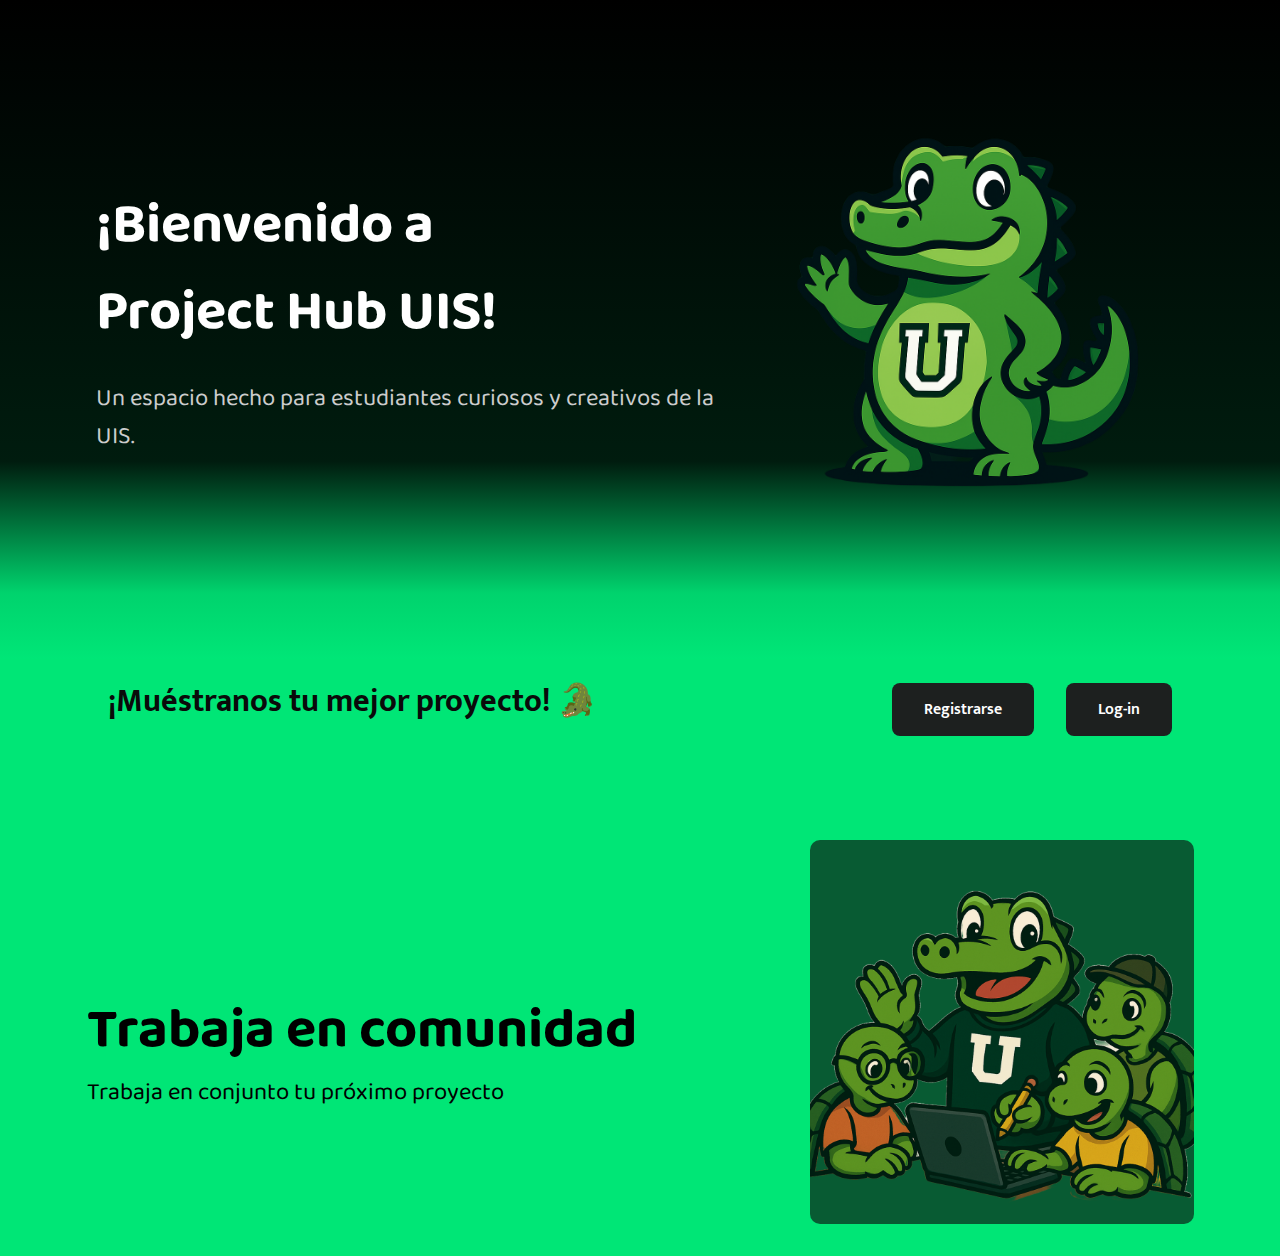
<file: pages/index.html>
<!DOCTYPE html>
<html lang="es">
<head>
  <meta charset="UTF-8" />
  <meta name="viewport" content="width=device-width, initial-scale=1.0" />
  <title>ProjectHub | Comparte tus proyectos</title>
  <link rel="preconnect" href="https://fonts.googleapis.com" />
  <link rel="preconnect" href="https://fonts.gstatic.com" crossorigin />
  <link href="https://fonts.googleapis.com/css2?family=Baloo+Thambi+2:wght@400;700&family=Mukta:wght@300;500;700&display=swap" rel="stylesheet" />
  <style>
    body {
      margin: 0;
      padding: 0;
      background-color: #000;
      font-family: 'Mukta', sans-serif;
      color: white;
      display: flex;
      flex-direction: column;
      align-items: center;
      justify-content: center;
      width: 100vw;
      box-sizing: border-box;
      overflow-x: hidden;
    }

    .container {
      padding: 6rem;
      box-sizing: border-box;
    }

    h1.title {
      font-family: 'Baloo Thambi 2', cursive;
      font-size: 3.5rem;
      font-weight: 700;
      color: #ffffff;
      display: flex;
      flex-direction: column;
    }

    .subtitle {
      font-size: 1.5rem;
      font-weight: 400;
      color: #cccccc;
    }

    .landing-babillito {
      width: 40%;
      max-width: 90%;
      margin-bottom: 2rem;
      animation: float 3s ease-in-out infinite;
    }

    .slogan {
      font-size: 2rem;
      font-weight: 700;
      color: #0a0a0a;
      margin-top: 1rem;
    }

    @keyframes float {
      0% {
        transform: translateY(0);
      }
      50% {
        transform: translateY(-10px);
      }
      100% {
        transform: translateY(0);
      }
    }

    .button {
      display: flex;
      padding: 0.8rem 2rem;
      font-size: 1rem;
      font-weight: 600;
      color: #ffffff;
      background-color: #1d201f;
      border: none;
      border-radius: 8px;
      text-decoration: none;
      transition: background-color 0.3s ease;
    }

    .button:hover {
      background-color: #5c5f5c;
    }

    .container{
        display: flex;
        width: 100vw;
        background: linear-gradient(180deg, #000000 0%, #00e6771f 70%, #00e677ea 90%,  #00e677 100%);
    }

    .text{
        display: flex;
        flex-direction: column;
        justify-content: center;
        align-items: center;
        width: 70%;
    }

    .start-now {
      display: flex;
      align-items: center;
      justify-content: space-around;
      gap: 5rem;
      width: 100%;
      background-color: #00e676;
    }

    .community{
        display: flex;
        justify-content: space-around;
        align-items: center;
        height: auto;
        background-color: #00e676;
        padding-top: 5rem;

        img{
            background-color: #03582f;
            border-radius: 10px;
            width: 30%;
        }
    }
    .black{
        color: #000000 !important;
        margin: 0 !important;
    }

  </style>
</head>
<body>
    
  <div class="container">
    <div class="text">
        <h1 class="title">¡Bienvenido a <br> Project Hub UIS!
            <p class="subtitle">Un espacio hecho para estudiantes curiosos y creativos de la UIS.</p>    
        </h1>
    </div>
    
    <img src="./../assets/babillito_nobg.png" alt="Mascota Babillito saludando" class="landing-babillito" />

   
   </div>

   
   <div class="start-now">
    <p class="slogan">¡Muéstranos tu mejor proyecto! 🐊</p>
    <span style="display: flex; gap: 2rem;">
      <a href="../pages/register/register.html" class="button">Registrarse</a>  
      <a href="../pages/login/login.html" class="button">Log-in</a> 
    </span>
    </div>
    <div class="community">
        <h1 class="title black">Trabaja en comunidad
            <p class="subtitle black">Trabaja en conjunto tu próximo proyecto</p>
        </h1>
        <img src="./../assets/babillito_groups.png" alt="Mascota Babillito saludando" class="landing-babillito" />
    </div>
    

   
</body>
</html>
</file>
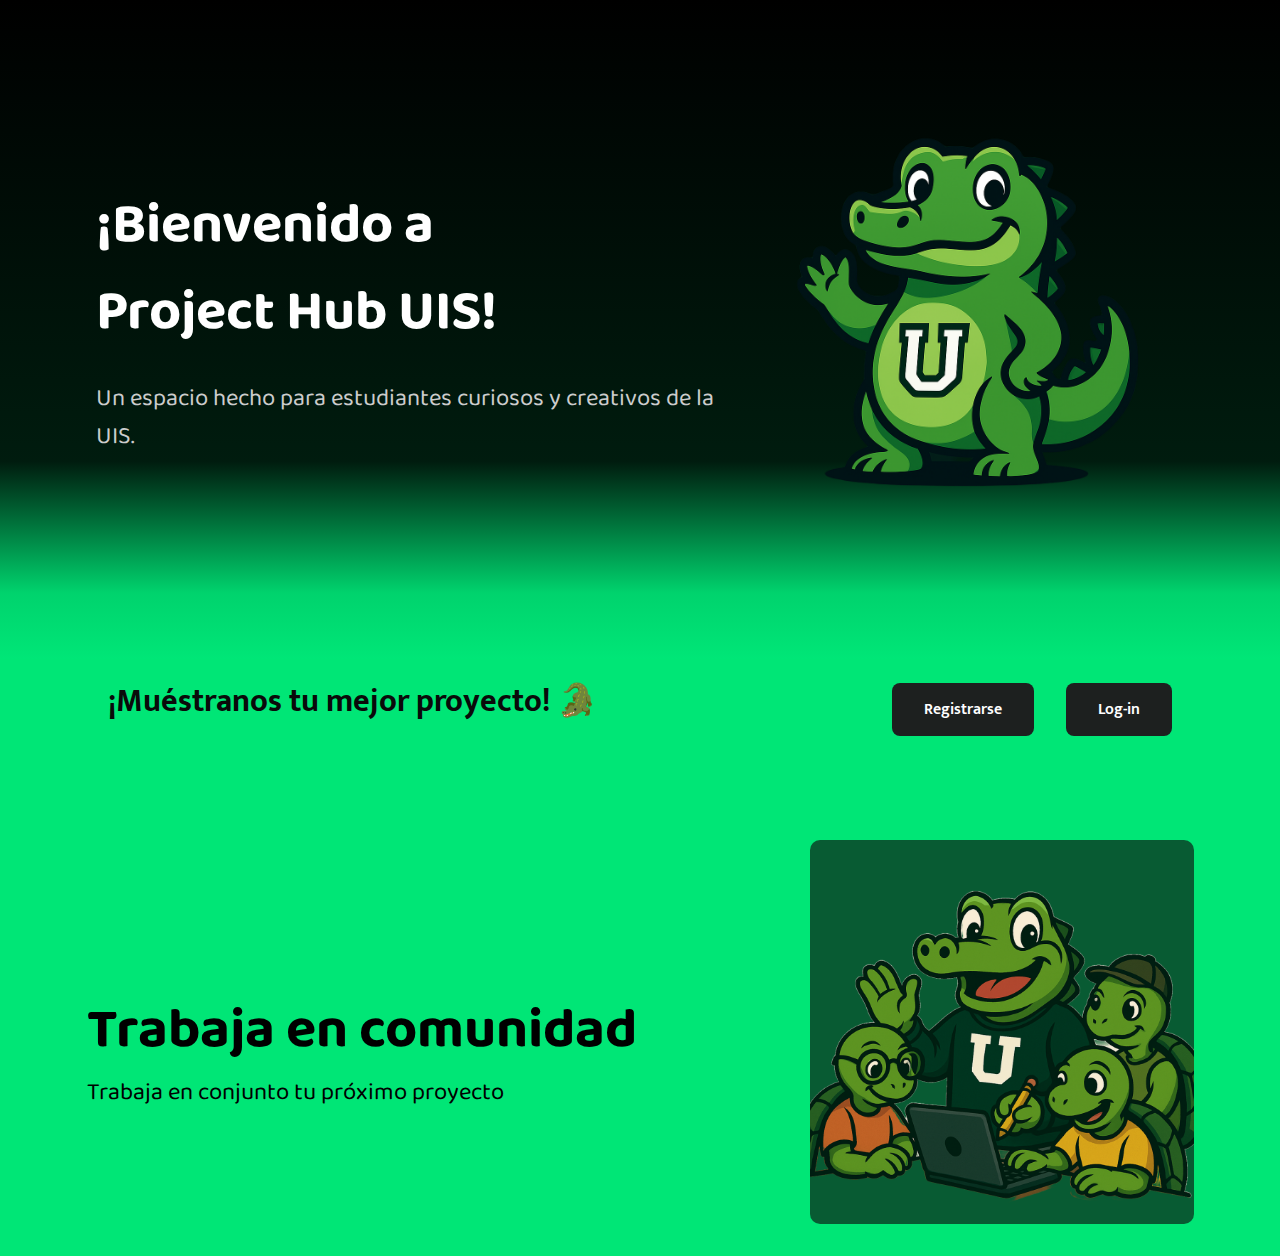
<file: pages/landing.html>
<!DOCTYPE html>
<html lang="es">
<head>
  <meta charset="UTF-8" />
  <meta name="viewport" content="width=device-width, initial-scale=1.0" />
  <title>ProjectHub | Comparte tus proyectos</title>
  <link rel="preconnect" href="https://fonts.googleapis.com" />
  <link rel="preconnect" href="https://fonts.gstatic.com" crossorigin />
  <link href="https://fonts.googleapis.com/css2?family=Baloo+Thambi+2:wght@400;700&family=Mukta:wght@300;500;700&display=swap" rel="stylesheet" />
  <style>
    body {
      margin: 0;
      padding: 0;
      background-color: #000;
      font-family: 'Mukta', sans-serif;
      color: white;
      display: flex;
      flex-direction: column;
      align-items: center;
      justify-content: center;
      width: 100vw;
      box-sizing: border-box;
      overflow-x: hidden;
    }

    .container {
      padding: 6rem;
      box-sizing: border-box;
    }

    h1.title {
      font-family: 'Baloo Thambi 2', cursive;
      font-size: 3.5rem;
      font-weight: 700;
      color: #ffffff;
      display: flex;
      flex-direction: column;
    }

    .subtitle {
      font-size: 1.5rem;
      font-weight: 400;
      color: #cccccc;
    }

    .landing-babillito {
      width: 40%;
      max-width: 90%;
      margin-bottom: 2rem;
      animation: float 3s ease-in-out infinite;
    }

    .slogan {
      font-size: 2rem;
      font-weight: 700;
      color: #0a0a0a;
      margin-top: 1rem;
    }

    @keyframes float {
      0% {
        transform: translateY(0);
      }
      50% {
        transform: translateY(-10px);
      }
      100% {
        transform: translateY(0);
      }
    }

    .button {
      display: flex;
      padding: 0.8rem 2rem;
      font-size: 1rem;
      font-weight: 600;
      color: #ffffff;
      background-color: #1d201f;
      border: none;
      border-radius: 8px;
      text-decoration: none;
      transition: background-color 0.3s ease;
    }

    .button:hover {
      background-color: #5c5f5c;
    }

    .container{
        display: flex;
        width: 100vw;
        background: linear-gradient(180deg, #000000 0%, #00e6771f 70%, #00e677ea 90%,  #00e677 100%);
    }

    .text{
        display: flex;
        flex-direction: column;
        justify-content: center;
        align-items: center;
        width: 70%;
    }

    .start-now {
      display: flex;
      align-items: center;
      justify-content: space-around;
      gap: 5rem;
      width: 100%;
      background-color: #00e676;
    }

    .community{
        display: flex;
        justify-content: space-around;
        align-items: center;
        height: auto;
        background-color: #00e676;
        padding-top: 5rem;

        img{
            background-color: #03582f;
            border-radius: 10px;
            width: 30%;
        }
    }
    .black{
        color: #000000 !important;
        margin: 0 !important;
    }

  </style>
</head>
<body>
    
  <div class="container">
    <div class="text">
        <h1 class="title">¡Bienvenido a <br> Project Hub UIS!
            <p class="subtitle">Un espacio hecho para estudiantes curiosos y creativos de la UIS.</p>    
        </h1>
    </div>
    
    <img src="./../assets/babillito_nobg.png" alt="Mascota Babillito saludando" class="landing-babillito" />

   
   </div>

   
   <div class="start-now">
    <p class="slogan">¡Muéstranos tu mejor proyecto! 🐊</p>
    <span style="display: flex; gap: 2rem;">
      <a href="./register.html" class="button">Registrarse</a>  
      <a href="./index.html" class="button">Log-in</a> 
    </span>
    </div>
    <div class="community">
        <h1 class="title black">Trabaja en comunidad
            <p class="subtitle black">Trabaja en conjunto tu próximo proyecto</p>
        </h1>
        <img src="./../assets/babillito_groups.png" alt="Mascota Babillito saludando" class="landing-babillito" />
    </div>
    

   
</body>
</html>
</file>
